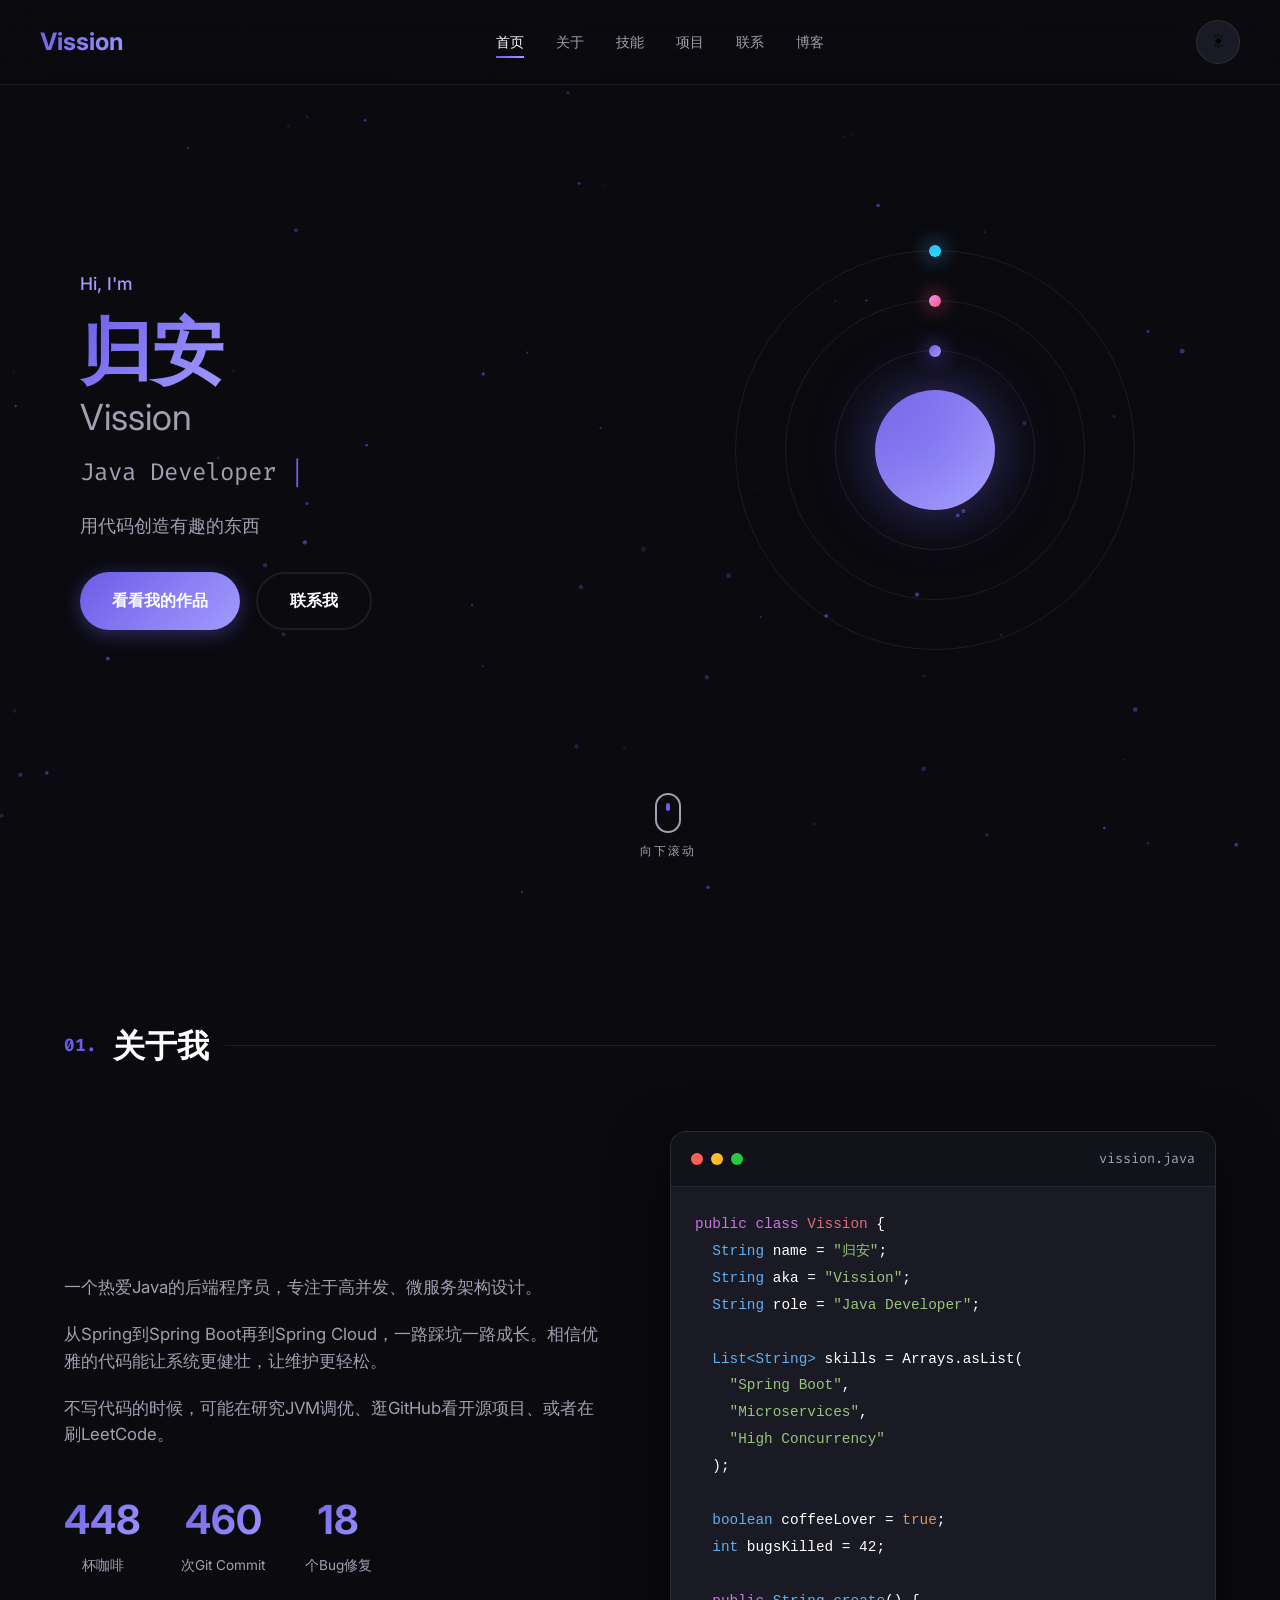
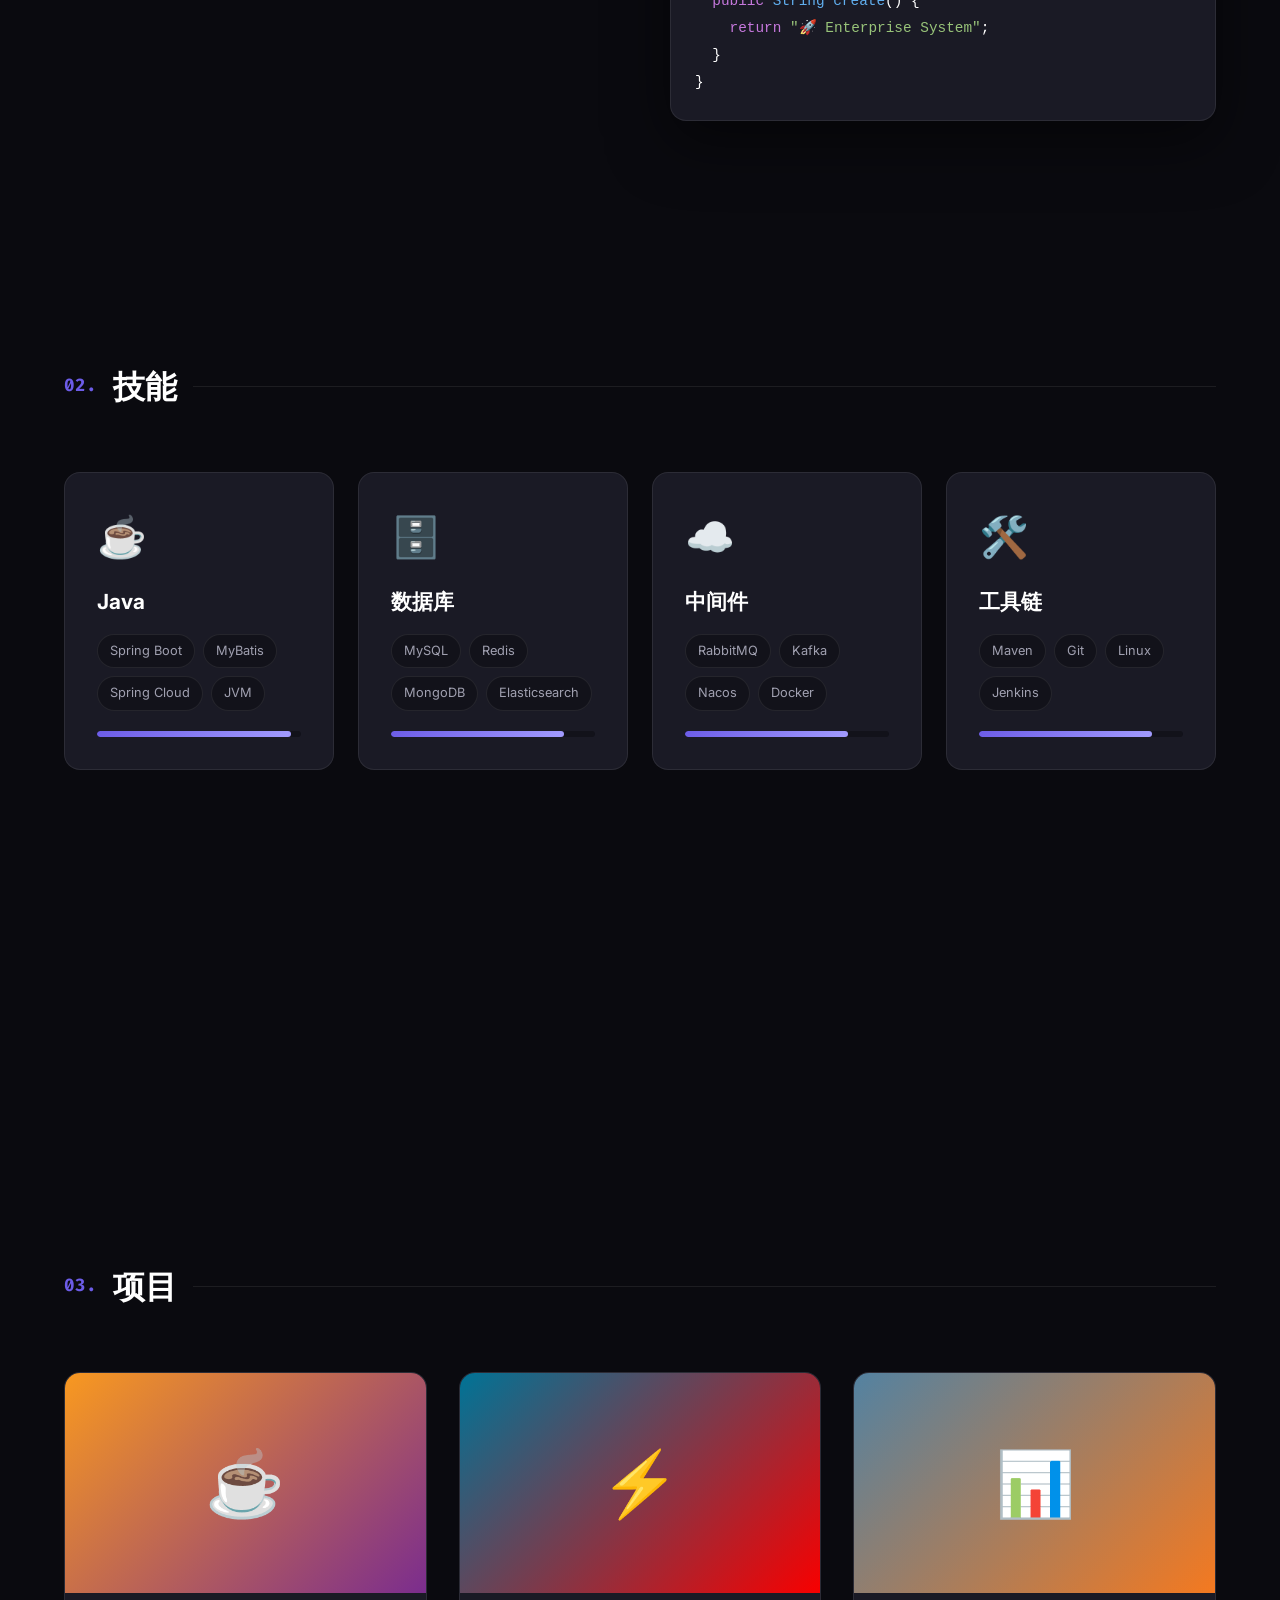
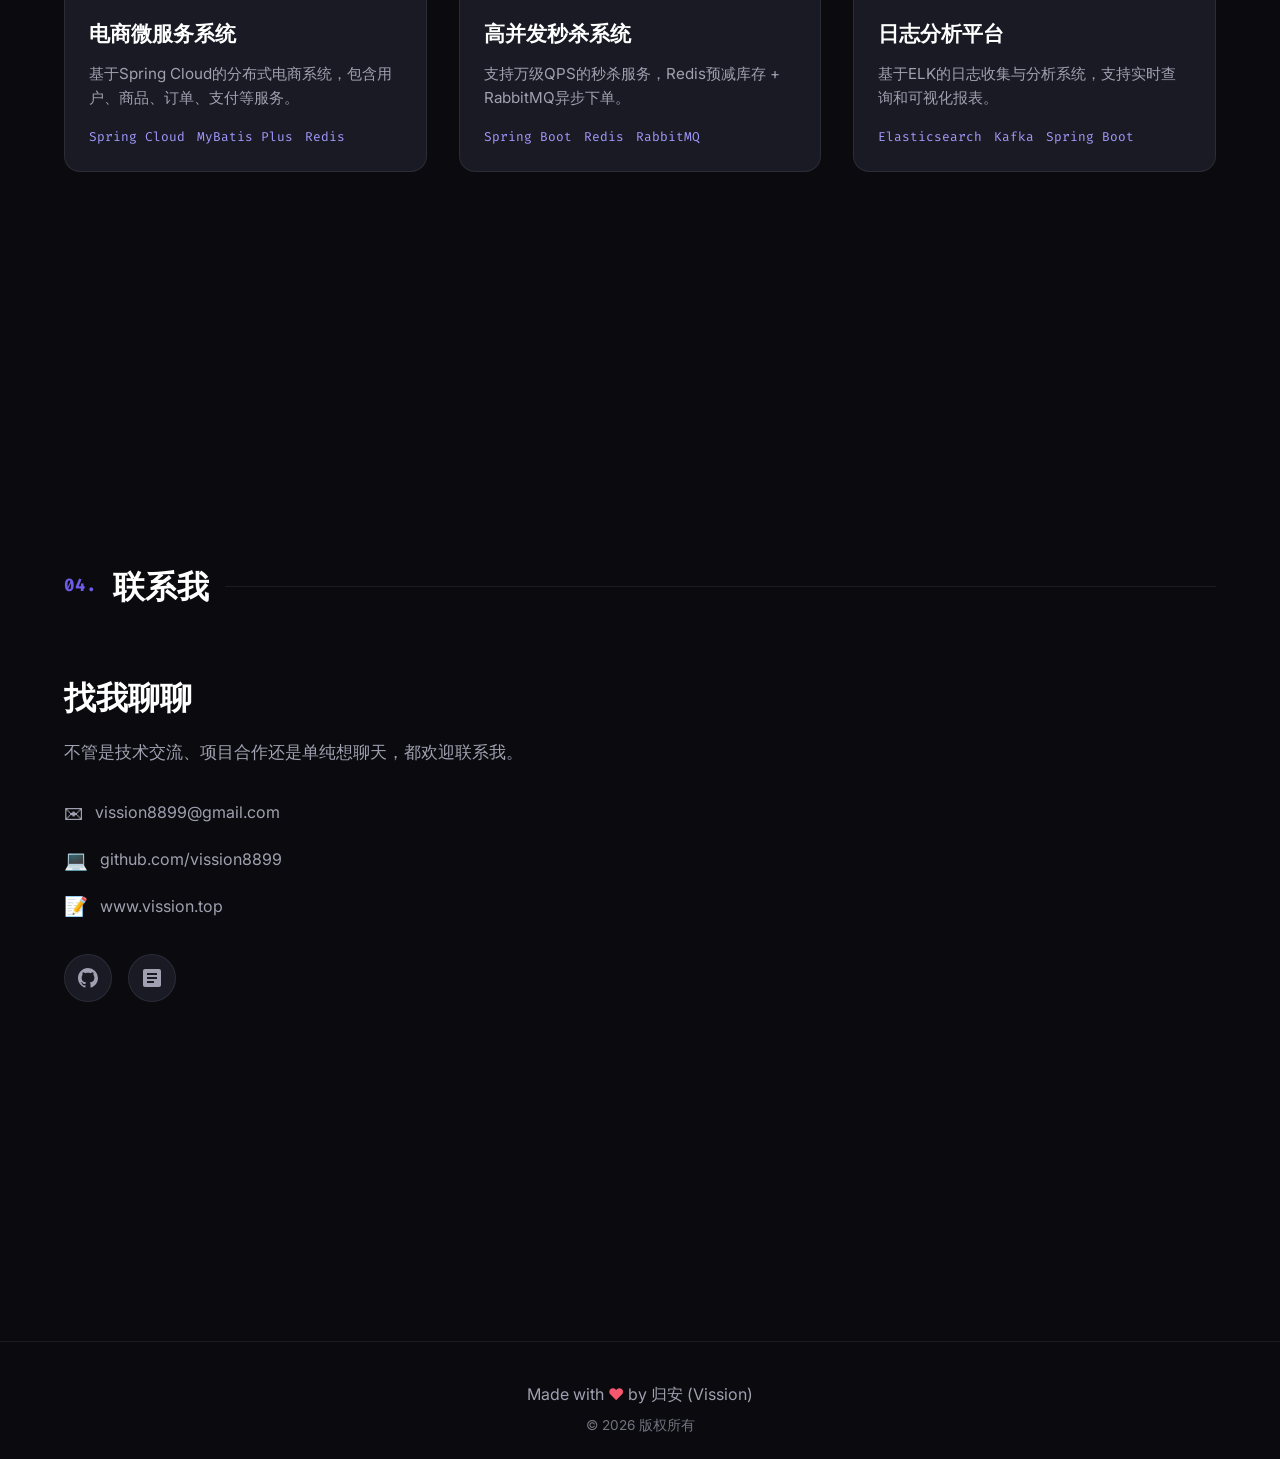
<file: index.html>
<!DOCTYPE html>
<html lang="zh-CN">
<head>
    <meta charset="UTF-8">
    <meta name="viewport" content="width=device-width, initial-scale=1.0">
    <title>归安 | Vission - Developer</title>
    <link rel="stylesheet" href="style.css">
    <link rel="preconnect" href="https://fonts.googleapis.com">
    <link href="https://fonts.googleapis.com/css2?family=Inter:wght@300;400;600;700;900&family=Fira+Code:wght@400;600&display=swap" rel="stylesheet">
</head>
<body>
    <canvas id="particles"></canvas>

    <nav id="navbar">
        <div class="nav-brand">Vission</div>
        <div class="nav-links">
            <a href="#hero" class="nav-link active">首页</a>
            <a href="#about" class="nav-link">关于</a>
            <a href="#skills" class="nav-link">技能</a>
            <a href="#projects" class="nav-link">项目</a>
            <a href="#contact" class="nav-link">联系</a>
            <a href="https://www.vission.top" class="nav-link" target="_blank">博客</a>
        </div>
        <button id="theme-toggle" class="theme-btn" aria-label="Toggle theme">
            <span class="sun">☀</span>
            <span class="moon">☾</span>
        </button>
    </nav>

    <section id="hero" class="section">
        <div class="hero-content">
            <p class="hero-greeting">Hi, I'm</p>
            <h1 class="hero-name">
                <span class="gradient-text">归安</span>
                <span class="hero-nickname">Vission</span>
            </h1>
            <div class="hero-title">
                <span class="typing-text"></span>
                <span class="cursor">|</span>
            </div>
            <p class="hero-desc">用代码创造有趣的东西</p>
            <div class="hero-buttons">
                <a href="#projects" class="btn btn-primary">看看我的作品</a>
                <a href="#contact" class="btn btn-outline">联系我</a>
            </div>
            <div class="scroll-indicator">
                <div class="mouse">
                    <div class="wheel"></div>
                </div>
                <p>向下滚动</p>
            </div>
        </div>
        <div class="hero-visual">
            <div class="orbit-container">
                <div class="orbit-ring ring-1"></div>
                <div class="orbit-ring ring-2"></div>
                <div class="orbit-ring ring-3"></div>
                <div class="center-globe"></div>
            </div>
        </div>
    </section>

    <section id="about" class="section">
        <div class="container">
            <h2 class="section-title">
                <span class="title-number">01.</span>
                <span class="title-text">关于我</span>
                <span class="title-line"></span>
            </h2>
            <div class="about-grid">
                <div class="about-text reveal">
                    <p>一个热爱Java的后端程序员，专注于高并发、微服务架构设计。</p>
                    <p>从Spring到Spring Boot再到Spring Cloud，一路踩坑一路成长。相信优雅的代码能让系统更健壮，让维护更轻松。</p>
                    <p>不写代码的时候，可能在研究JVM调优、逛GitHub看开源项目、或者在刷LeetCode。</p>
                    <div class="about-stats">
                        <div class="stat-item">
                            <span class="stat-number" data-target="996">0</span>
                            <span class="stat-label">杯咖啡</span>
                        </div>
                        <div class="stat-item">
                            <span class="stat-number" data-target="1024">0</span>
                            <span class="stat-label">次Git Commit</span>
                        </div>
                        <div class="stat-item">
                            <span class="stat-number" data-target="42">0</span>
                            <span class="stat-label">个Bug修复</span>
                        </div>
                    </div>
                </div>
                <div class="about-visual reveal">
                    <div class="code-window">
                        <div class="code-header">
                            <span class="dot red"></span>
                            <span class="dot yellow"></span>
                            <span class="dot green"></span>
                            <span class="code-title">vission.java</span>
                        </div>
                        <pre class="code-content"><code><span class="kw">public class</span> <span class="var">Vission</span> {
  <span class="prop">String</span> name = <span class="str">"归安"</span>;
  <span class="prop">String</span> aka = <span class="str">"Vission"</span>;
  <span class="prop">String</span> role = <span class="str">"Java Developer"</span>;
  
  <span class="prop">List&lt;String&gt;</span> skills = Arrays.asList(
    <span class="str">"Spring Boot"</span>,
    <span class="str">"Microservices"</span>,
    <span class="str">"High Concurrency"</span>
  );
  
  <span class="prop">boolean</span> coffeeLover = <span class="bool">true</span>;
  <span class="prop">int</span> bugsKilled = <span class="num">42</span>;
  
  <span class="kw">public</span> <span class="prop">String</span> <span class="fn">create</span>() {
    <span class="kw">return</span> <span class="str">"🚀 Enterprise System"</span>;
  }
}</code></pre>
                    </div>
                </div>
            </div>
        </div>
    </section>

    <section id="skills" class="section">
        <div class="container">
            <h2 class="section-title">
                <span class="title-number">02.</span>
                <span class="title-text">技能</span>
                <span class="title-line"></span>
            </h2>
            <div class="skills-grid">
                <div class="skill-card reveal" data-delay="0">
                    <div class="skill-icon">☕</div>
                    <h3>Java</h3>
                    <div class="skill-tags">
                        <span class="tag">Spring Boot</span>
                        <span class="tag">MyBatis</span>
                        <span class="tag">Spring Cloud</span>
                        <span class="tag">JVM</span>
                    </div>
                    <div class="skill-bar">
                        <div class="skill-progress" data-progress="95"></div>
                    </div>
                </div>
                <div class="skill-card reveal" data-delay="100">
                    <div class="skill-icon">🗄️</div>
                    <h3>数据库</h3>
                    <div class="skill-tags">
                        <span class="tag">MySQL</span>
                        <span class="tag">Redis</span>
                        <span class="tag">MongoDB</span>
                        <span class="tag">Elasticsearch</span>
                    </div>
                    <div class="skill-bar">
                        <div class="skill-progress" data-progress="85"></div>
                    </div>
                </div>
                <div class="skill-card reveal" data-delay="200">
                    <div class="skill-icon">☁️</div>
                    <h3>中间件</h3>
                    <div class="skill-tags">
                        <span class="tag">RabbitMQ</span>
                        <span class="tag">Kafka</span>
                        <span class="tag">Nacos</span>
                        <span class="tag">Docker</span>
                    </div>
                    <div class="skill-bar">
                        <div class="skill-progress" data-progress="80"></div>
                    </div>
                </div>
                <div class="skill-card reveal" data-delay="300">
                    <div class="skill-icon">🛠️</div>
                    <h3>工具链</h3>
                    <div class="skill-tags">
                        <span class="tag">Maven</span>
                        <span class="tag">Git</span>
                        <span class="tag">Linux</span>
                        <span class="tag">Jenkins</span>
                    </div>
                    <div class="skill-bar">
                        <div class="skill-progress" data-progress="85"></div>
                    </div>
                </div>
            </div>
        </div>
    </section>

    <section id="projects" class="section">
        <div class="container">
            <h2 class="section-title">
                <span class="title-number">03.</span>
                <span class="title-text">项目</span>
                <span class="title-line"></span>
            </h2>
            <div class="projects-grid">
                <div class="project-card reveal" data-delay="0">
                    <div class="project-image">
                        <div class="project-placeholder" style="background: linear-gradient(135deg, #f89820 0%, #7b2d8e 100%);">
                            <span class="project-icon">☕</span>
                        </div>
                        <div class="project-overlay">
                            <div class="project-links">
                                <a href="#" class="project-link" title="查看演示">演示</a>
                                <a href="#" class="project-link" title="查看源码">源码</a>
                            </div>
                        </div>
                    </div>
                    <div class="project-info">
                        <h3>电商微服务系统</h3>
                        <p>基于Spring Cloud的分布式电商系统，包含用户、商品、订单、支付等服务。</p>
                        <div class="project-tech">
                            <span>Spring Cloud</span>
                            <span>MyBatis Plus</span>
                            <span>Redis</span>
                        </div>
                    </div>
                </div>
                <div class="project-card reveal" data-delay="150">
                    <div class="project-image">
                        <div class="project-placeholder" style="background: linear-gradient(135deg, #007396 0%, #f80000 100%);">
                            <span class="project-icon">⚡</span>
                        </div>
                        <div class="project-overlay">
                            <div class="project-links">
                                <a href="#" class="project-link" title="查看演示">演示</a>
                                <a href="#" class="project-link" title="查看源码">源码</a>
                            </div>
                        </div>
                    </div>
                    <div class="project-info">
                        <h3>高并发秒杀系统</h3>
                        <p>支持万级QPS的秒杀服务，Redis预减库存 + RabbitMQ异步下单。</p>
                        <div class="project-tech">
                            <span>Spring Boot</span>
                            <span>Redis</span>
                            <span>RabbitMQ</span>
                        </div>
                    </div>
                </div>
                <div class="project-card reveal" data-delay="300">
                    <div class="project-image">
                        <div class="project-placeholder" style="background: linear-gradient(135deg, #5382a1 0%, #f47920 100%);">
                            <span class="project-icon">📊</span>
                        </div>
                        <div class="project-overlay">
                            <div class="project-links">
                                <a href="#" class="project-link" title="查看演示">演示</a>
                                <a href="#" class="project-link" title="查看源码">源码</a>
                            </div>
                        </div>
                    </div>
                    <div class="project-info">
                        <h3>日志分析平台</h3>
                        <p>基于ELK的日志收集与分析系统，支持实时查询和可视化报表。</p>
                        <div class="project-tech">
                            <span>Elasticsearch</span>
                            <span>Kafka</span>
                            <span>Spring Boot</span>
                        </div>
                    </div>
                </div>
            </div>
        </div>
    </section>

    <section id="contact" class="section">
        <div class="container">
            <h2 class="section-title">
                <span class="title-number">04.</span>
                <span class="title-text">联系我</span>
                <span class="title-line"></span>
            </h2>
            <div class="contact-info reveal">
                <h3>找我聊聊</h3>
                <p>不管是技术交流、项目合作还是单纯想聊天，都欢迎联系我。</p>
                <div class="contact-links">
                    <a href="mailto:vission8899@gmail.com" class="contact-item">
                        <span class="contact-icon">✉</span>
                        <span>vission8899@gmail.com</span>
                    </a>
                    <a href="https://github.com/vission8899" class="contact-item" target="_blank">
                        <span class="contact-icon">💻</span>
                        <span>github.com/vission8899</span>
                    </a>
                    <a href="https://www.vission.top" class="contact-item" target="_blank">
                        <span class="contact-icon">📝</span>
                        <span>www.vission.top</span>
                    </a>
                </div>
                <div class="social-links">
                    <a href="https://github.com/vission8899" class="social-link" title="GitHub" target="_blank">
                        <svg viewBox="0 0 24 24" width="24" height="24"><path fill="currentColor" d="M12 2C6.477 2 2 6.477 2 12c0 4.42 2.87 8.17 6.84 9.5.5.08.66-.23.66-.5v-1.69c-2.77.6-3.36-1.34-3.36-1.34-.46-1.16-1.11-1.47-1.11-1.47-.91-.62.07-.6.07-.6 1 .07 1.53 1.03 1.53 1.03.87 1.52 2.34 1.07 2.91.83.09-.65.35-1.09.63-1.34-2.22-.25-4.55-1.11-4.55-4.92 0-1.11.38-2 1.03-2.71-.1-.25-.45-1.29.1-2.64 0 0 .84-.27 2.75 1.02.79-.22 1.65-.33 2.5-.33.85 0 1.71.11 2.5.33 1.91-1.29 2.75-1.02 2.75-1.02.55 1.35.2 2.39.1 2.64.65.71 1.03 1.6 1.03 2.71 0 3.82-2.34 4.66-4.57 4.91.36.31.69.92.69 1.85V21c0 .27.16.59.67.5C19.14 20.16 22 16.42 22 12A10 10 0 0012 2z"/></svg>
                    </a>
                    <a href="https://www.vission.top" class="social-link" title="博客" target="_blank">
                        <svg viewBox="0 0 24 24" width="24" height="24"><path fill="currentColor" d="M19 3H5c-1.1 0-2 .9-2 2v14c0 1.1.9 2 2 2h14c1.1 0 2-.9 2-2V5c0-1.1-.9-2-2-2zm-5 14H7v-2h7v2zm3-4H7v-2h10v2zm0-4H7V7h10v2z"/></svg>
                    </a>
                </div>
            </div>
        </div>
    </section>

    <footer class="footer">
        <div class="container">
            <p class="footer-text">Made with <span class="heart">♥</span> by 归安 (Vission)</p>
            <p class="footer-copy">© <span id="year"></span> 版权所有</p>
        </div>
    </footer>

    <script src="script.js"></script>
</body>
</html>
</file>
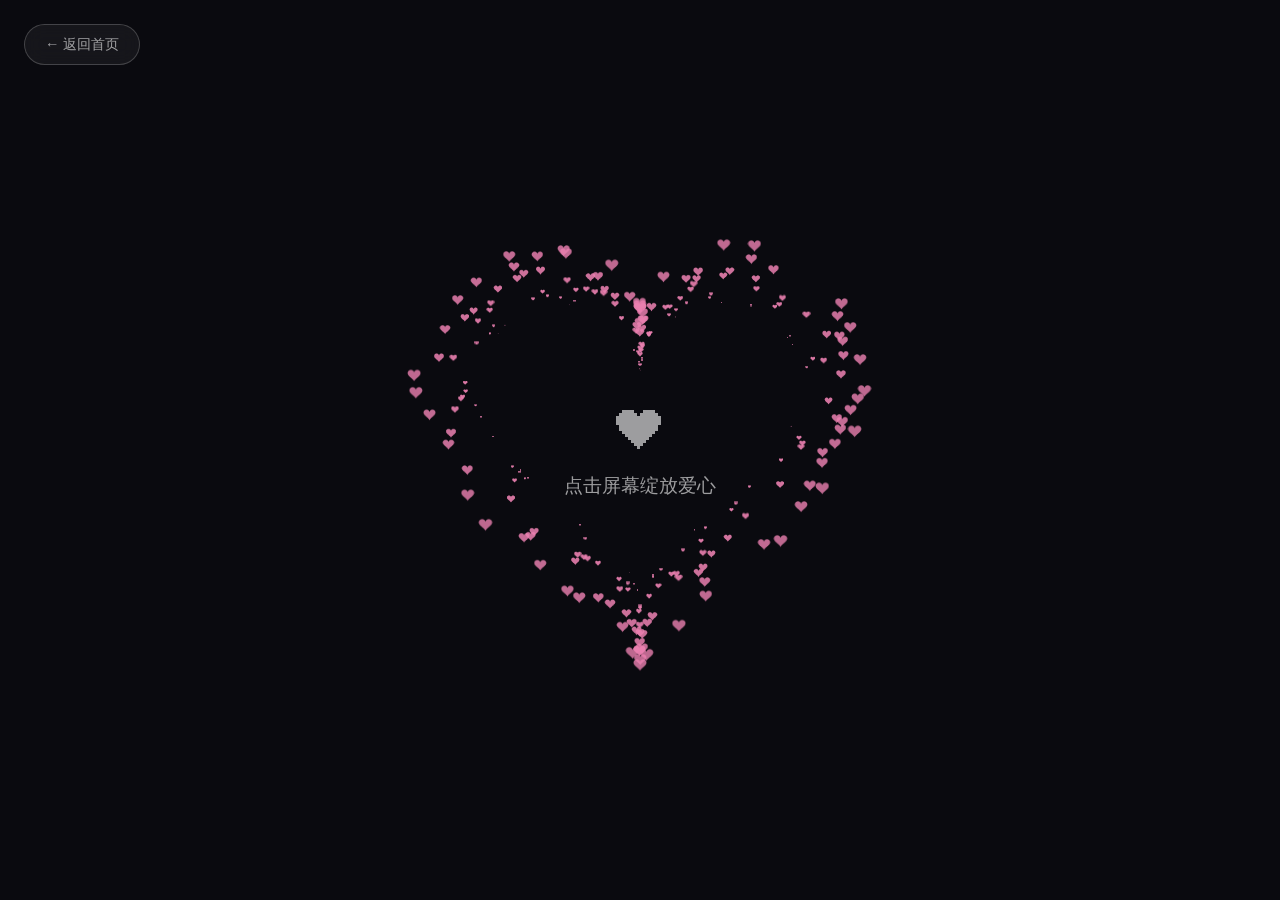
<file: love.html>
<!DOCTYPE html>
<html lang="zh-CN">
<head>
    <meta charset="UTF-8">
    <meta name="viewport" content="width=device-width, initial-scale=1.0">
    <title>❤ 点击屏幕绽放爱心</title>
    <link rel="icon" href="data:image/svg+xml,<svg xmlns='http://www.w3.org/2000/svg' viewBox='0 0 100 100'><text y='.9em' font-size='90'>❤</text></svg>">
    <style>
        * {
            margin: 0;
            padding: 0;
            box-sizing: border-box;
        }

        html, body {
            width: 100%;
            height: 100%;
            overflow: hidden;
            background: #0a0a0f;
            font-family: 'Inter', -apple-system, BlinkMacSystemFont, sans-serif;
        }

        canvas {
            position: absolute;
            width: 100%;
            height: 100%;
        }

        .hint {
            position: fixed;
            top: 50%;
            left: 50%;
            transform: translate(-50%, -50%);
            color: rgba(255, 255, 255, 0.6);
            font-size: 1.2rem;
            text-align: center;
            pointer-events: none;
            animation: fadeInOut 3s ease-in-out infinite;
            z-index: 10;
        }

        .hint span {
            display: block;
            font-size: 3rem;
            margin-bottom: 16px;
        }

        @keyframes fadeInOut {
            0%, 100% { opacity: 0.3; }
            50% { opacity: 0.8; }
        }

        .back-btn {
            position: fixed;
            top: 24px;
            left: 24px;
            color: rgba(255, 255, 255, 0.6);
            text-decoration: none;
            font-size: 0.9rem;
            padding: 10px 20px;
            border: 1px solid rgba(255, 255, 255, 0.2);
            border-radius: 50px;
            transition: all 0.3s ease;
            z-index: 100;
            background: rgba(255, 255, 255, 0.05);
            backdrop-filter: blur(10px);
        }

        .back-btn:hover {
            color: #fff;
            border-color: #ea80b0;
            background: rgba(234, 128, 176, 0.1);
        }

        .counter {
            position: fixed;
            bottom: 24px;
            right: 24px;
            color: rgba(255, 255, 255, 0.4);
            font-size: 0.85rem;
            font-family: 'Fira Code', monospace;
            z-index: 100;
        }
    </style>
</head>
<body>
    <a href="index.html" class="back-btn">← 返回首页</a>
    <div class="hint" id="hint">
        <span>❤</span>
        点击屏幕绽放爱心
    </div>
    <div class="counter" id="counter"></div>
    <canvas id="pinkboard"></canvas>

    <script>
        var settings = {
            particles: {
                length: 1000,
                duration: 5,
                velocity: 50,
                effect: 1,
                size: 30,
            },
        };

        (function () {
            var b = 0;
            var c = ["ms", "moz", "webkit", "o"];
            for (var a = 0; a < c.length && !window.requestAnimationFrame; ++a) {
                window.requestAnimationFrame = window[c[a] + "RequestAnimationFrame"];
                window.cancelAnimationFrame =
                    window[c[a] + "CancelAnimationFrame"] ||
                    window[c[a] + "CancelRequestAnimationFrame"];
            }
            if (!window.requestAnimationFrame) {
                window.requestAnimationFrame = function (h, e) {
                    var d = new Date().getTime();
                    var f = Math.max(0, 16 - (d - b));
                    var g = window.setTimeout(function () {
                        h(d + f);
                    }, f);
                    b = d + f;
                    return g;
                };
            }
            if (!window.cancelAnimationFrame) {
                window.cancelAnimationFrame = function (d) {
                    clearTimeout(d);
                };
            }
        })();

        var Point = (function () {
            function Point(x, y) {
                this.x = typeof x !== "undefined" ? x : 0;
                this.y = typeof y !== "undefined" ? y : 0;
            }
            Point.prototype.clone = function () {
                return new Point(this.x, this.y);
            };
            Point.prototype.length = function (length) {
                if (typeof length == "undefined")
                    return Math.sqrt(this.x * this.x + this.y * this.y);
                this.normalize();
                this.x *= length;
                this.y *= length;
                return this;
            };
            Point.prototype.normalize = function () {
                var length = this.length();
                this.x /= length;
                this.y /= length;
                return this;
            };
            return Point;
        })();

        var Particle = (function () {
            function Particle() {
                this.position = new Point();
                this.velocity = new Point();
                this.acceleration = new Point();
                this.age = 0;
            }
            Particle.prototype.initialize = function (x, y, dx, dy) {
                this.position.x = x;
                this.position.y = y;
                this.velocity.x = dx;
                this.velocity.y = dy;
                this.acceleration.x = dx * settings.particles.effect;
                this.acceleration.y = dy * settings.particles.effect;
                this.age = 0;
            };
            Particle.prototype.update = function (deltaTime) {
                this.position.x += this.velocity.x * deltaTime;
                this.position.y += this.velocity.y * deltaTime;
                this.velocity.x += this.acceleration.x * deltaTime;
                this.velocity.y += this.acceleration.y * deltaTime;
                this.age += deltaTime;
            };
            Particle.prototype.draw = function (context, image) {
                function ease(t) {
                    return --t * t * t + 1;
                }
                var size = image.width * ease(this.age / settings.particles.duration);
                context.globalAlpha = 1 - this.age / settings.particles.duration;
                context.drawImage(
                    image,
                    this.position.x - size / 2,
                    this.position.y - size / 2,
                    size,
                    size
                );
            };
            return Particle;
        })();

        var ParticlePool = (function () {
            var particles,
                firstActive = 0,
                firstFree = 0,
                duration = settings.particles.duration;

            function ParticlePool(length) {
                particles = new Array(length);
                for (var i = 0; i < particles.length; i++)
                    particles[i] = new Particle();
            }
            ParticlePool.prototype.add = function (x, y, dx, dy) {
                particles[firstFree].initialize(x, y, dx, dy);
                firstFree++;
                if (firstFree == particles.length) firstFree = 0;
                if (firstActive == firstFree) firstActive++;
                if (firstActive == particles.length) firstActive = 0;
            };
            ParticlePool.prototype.update = function (deltaTime) {
                var i;
                if (firstActive < firstFree) {
                    for (i = firstActive; i < firstFree; i++)
                        particles[i].update(deltaTime);
                }
                if (firstFree < firstActive) {
                    for (i = firstActive; i < particles.length; i++)
                        particles[i].update(deltaTime);
                    for (i = 0; i < firstFree; i++) particles[i].update(deltaTime);
                }
                while (
                    particles[firstActive].age >= duration &&
                    firstActive != firstFree
                ) {
                    firstActive++;
                    if (firstActive == particles.length) firstActive = 0;
                }
            };
            ParticlePool.prototype.draw = function (context, image) {
                if (firstActive < firstFree) {
                    for (i = firstActive; i < firstFree; i++)
                        particles[i].draw(context, image);
                }
                if (firstFree < firstActive) {
                    for (i = firstActive; i < particles.length; i++)
                        particles[i].draw(context, image);
                    for (i = 0; i < firstFree; i++) particles[i].draw(context, image);
                }
            };
            return ParticlePool;
        })();

        (function (canvas) {
            var context = canvas.getContext("2d"),
                particles = new ParticlePool(settings.particles.length),
                particleRate = settings.particles.length / settings.particles.duration,
                time;

            function pointOnHeart(t) {
                return new Point(
                    160 * Math.pow(Math.sin(t), 3),
                    130 * Math.cos(t) -
                    50 * Math.cos(2 * t) -
                    20 * Math.cos(3 * t) -
                    10 * Math.cos(4 * t) +
                    25
                );
            }

            var image = (function () {
                var canvas = document.createElement("canvas"),
                    context = canvas.getContext("2d");
                canvas.width = settings.particles.size;
                canvas.height = settings.particles.size;
                function to(t) {
                    var point = pointOnHeart(t);
                    point.x =
                        settings.particles.size / 2 +
                        (point.x * settings.particles.size) / 350;
                    point.y =
                        settings.particles.size / 2 -
                        (point.y * settings.particles.size) / 350;
                    return point;
                }
                context.beginPath();
                var t = -Math.PI;
                var point = to(t);
                context.moveTo(point.x, point.y);
                while (t < Math.PI) {
                    t += 0.01;
                    point = to(t);
                    context.lineTo(point.x, point.y);
                }
                context.closePath();
                context.fillStyle = "#ea80b0";
                context.fill();
                var image = new Image();
                image.src = canvas.toDataURL();
                return image;
            })();

            var heartCount = 0;
            var counterEl = document.getElementById("counter");
            var hintEl = document.getElementById("hint");

            canvas.addEventListener("click", function (e) {
                heartCount++;
                counterEl.textContent = "❤ x " + heartCount;
                hintEl.style.display = "none";
            });

            function render() {
                requestAnimationFrame(render);
                var newTime = new Date().getTime() / 1000,
                    deltaTime = newTime - (time || newTime);
                time = newTime;
                context.clearRect(0, 0, canvas.width, canvas.height);
                var amount = particleRate * deltaTime;
                for (var i = 0; i < amount; i++) {
                    var pos = pointOnHeart(Math.PI - 2 * Math.PI * Math.random());
                    var dir = pos.clone().length(settings.particles.velocity);
                    particles.add(
                        canvas.width / 2 + pos.x,
                        canvas.height / 2 - pos.y,
                        dir.x,
                        -dir.y
                    );
                }
                particles.update(deltaTime);
                particles.draw(context, image);
            }

            function onResize() {
                canvas.width = canvas.clientWidth;
                canvas.height = canvas.clientHeight;
            }
            window.onresize = onResize;

            setTimeout(function () {
                onResize();
                render();
            }, 10);
        })(document.getElementById("pinkboard"));
    </script>
</body>
</html>
</file>
<file: style.css>
:root {
    --bg-primary: #0a0a0f;
    --bg-secondary: #12121a;
    --bg-card: #1a1a25;
    --text-primary: #ffffff;
    --text-secondary: #a0a0b0;
    --accent: #6c5ce7;
    --accent-light: #a29bfe;
    --gradient-1: linear-gradient(135deg, #6c5ce7 0%, #a29bfe 100%);
    --gradient-2: linear-gradient(135deg, #f093fb 0%, #f5576c 100%);
    --gradient-3: linear-gradient(135deg, #4facfe 0%, #00f2fe 100%);
    --border: rgba(255, 255, 255, 0.08);
    --shadow: 0 20px 60px rgba(0, 0, 0, 0.5);
    --radius: 16px;
    --transition: all 0.4s cubic-bezier(0.175, 0.885, 0.32, 1.275);
}

[data-theme="light"] {
    --bg-primary: #f8f9fa;
    --bg-secondary: #ffffff;
    --bg-card: #ffffff;
    --text-primary: #1a1a2e;
    --text-secondary: #666680;
    --border: rgba(0, 0, 0, 0.08);
    --shadow: 0 20px 60px rgba(0, 0, 0, 0.1);
}

* {
    margin: 0;
    padding: 0;
    box-sizing: border-box;
}

html {
    scroll-behavior: smooth;
    scrollbar-width: thin;
    scrollbar-color: var(--accent) var(--bg-secondary);
}

body {
    font-family: 'Inter', -apple-system, BlinkMacSystemFont, sans-serif;
    background: var(--bg-primary);
    color: var(--text-primary);
    line-height: 1.6;
    overflow-x: hidden;
}

::-webkit-scrollbar {
    width: 8px;
}

::-webkit-scrollbar-track {
    background: var(--bg-secondary);
}

::-webkit-scrollbar-thumb {
    background: var(--accent);
    border-radius: 4px;
}

#particles {
    position: fixed;
    top: 0;
    left: 0;
    width: 100%;
    height: 100%;
    z-index: 0;
    pointer-events: none;
}

.container {
    max-width: 1200px;
    margin: 0 auto;
    padding: 0 24px;
}

.section {
    min-height: 100vh;
    padding: 120px 0;
    position: relative;
    z-index: 1;
}

/* Navigation */
#navbar {
    position: fixed;
    top: 0;
    left: 0;
    right: 0;
    z-index: 1000;
    display: flex;
    justify-content: space-between;
    align-items: center;
    padding: 20px 40px;
    background: rgba(10, 10, 15, 0.8);
    backdrop-filter: blur(20px);
    border-bottom: 1px solid var(--border);
    transition: var(--transition);
}

[data-theme="light"] #navbar {
    background: rgba(248, 249, 250, 0.8);
}

#navbar.scrolled {
    padding: 12px 40px;
    background: rgba(10, 10, 15, 0.95);
}

[data-theme="light"] #navbar.scrolled {
    background: rgba(248, 249, 250, 0.95);
}

.nav-brand {
    font-size: 1.5rem;
    font-weight: 700;
    background: var(--gradient-1);
    -webkit-background-clip: text;
    -webkit-text-fill-color: transparent;
    background-clip: text;
}

.nav-links {
    display: flex;
    gap: 32px;
}

.nav-link {
    color: var(--text-secondary);
    text-decoration: none;
    font-size: 0.9rem;
    font-weight: 500;
    position: relative;
    transition: color 0.3s ease;
}

.nav-link::after {
    content: '';
    position: absolute;
    bottom: -4px;
    left: 0;
    width: 0;
    height: 2px;
    background: var(--gradient-1);
    transition: width 0.3s ease;
}

.nav-link:hover,
.nav-link.active {
    color: var(--text-primary);
}

.nav-link:hover::after,
.nav-link.active::after {
    width: 100%;
}

.theme-btn {
    background: var(--bg-card);
    border: 1px solid var(--border);
    width: 44px;
    height: 44px;
    border-radius: 50%;
    cursor: pointer;
    display: flex;
    align-items: center;
    justify-content: center;
    font-size: 1.2rem;
    transition: var(--transition);
}

.theme-btn:hover {
    transform: rotate(30deg) scale(1.1);
    border-color: var(--accent);
}

.theme-btn .sun { display: block; }
.theme-btn .moon { display: none; }

[data-theme="light"] .theme-btn .sun { display: none; }
[data-theme="light"] .theme-btn .moon { display: block; }

/* Hero Section */
#hero {
    display: flex;
    align-items: center;
    justify-content: space-between;
    padding: 0 80px;
    gap: 60px;
}

.hero-content {
    flex: 1;
    max-width: 600px;
}

.hero-greeting {
    font-size: 1.1rem;
    color: var(--accent-light);
    font-weight: 500;
    margin-bottom: 12px;
    opacity: 0;
    animation: fadeInUp 0.6s ease forwards;
}

.hero-name {
    font-size: clamp(2.5rem, 6vw, 4.5rem);
    font-weight: 900;
    line-height: 1.1;
    margin-bottom: 16px;
    opacity: 0;
    animation: fadeInUp 0.6s ease 0.2s forwards;
}

.gradient-text {
    background: var(--gradient-1);
    -webkit-background-clip: text;
    -webkit-text-fill-color: transparent;
    background-clip: text;
}

.hero-nickname {
    display: block;
    font-size: 0.5em;
    color: var(--text-secondary);
    font-weight: 400;
    margin-top: 8px;
}

.hero-title {
    font-size: 1.5rem;
    color: var(--text-secondary);
    margin-bottom: 20px;
    font-family: 'Fira Code', monospace;
    opacity: 0;
    animation: fadeInUp 0.6s ease 0.4s forwards;
}

.cursor {
    animation: blink 1s infinite;
    color: var(--accent);
}

@keyframes blink {
    0%, 50% { opacity: 1; }
    51%, 100% { opacity: 0; }
}

.hero-desc {
    font-size: 1.1rem;
    color: var(--text-secondary);
    margin-bottom: 32px;
    opacity: 0;
    animation: fadeInUp 0.6s ease 0.6s forwards;
}

.hero-buttons {
    display: flex;
    gap: 16px;
    opacity: 0;
    animation: fadeInUp 0.6s ease 0.8s forwards;
}

.btn {
    padding: 14px 32px;
    border-radius: 50px;
    font-size: 1rem;
    font-weight: 600;
    text-decoration: none;
    display: inline-flex;
    align-items: center;
    gap: 8px;
    transition: var(--transition);
    cursor: pointer;
    border: none;
}

.btn-primary {
    background: var(--gradient-1);
    color: white;
    box-shadow: 0 4px 20px rgba(108, 92, 231, 0.4);
}

.btn-primary:hover {
    transform: translateY(-3px);
    box-shadow: 0 8px 30px rgba(108, 92, 231, 0.6);
}

.btn-outline {
    background: transparent;
    color: var(--text-primary);
    border: 2px solid var(--border);
}

.btn-outline:hover {
    border-color: var(--accent);
    color: var(--accent);
    transform: translateY(-3px);
}

.btn-full {
    width: 100%;
    justify-content: center;
}

.scroll-indicator {
    position: absolute;
    bottom: 40px;
    left: 50%;
    transform: translateX(-50%);
    display: flex;
    flex-direction: column;
    align-items: center;
    gap: 8px;
    opacity: 0;
    animation: fadeInUp 0.6s ease 1.2s forwards;
    transition: opacity 0.3s ease;
}

.mouse {
    width: 26px;
    height: 40px;
    border: 2px solid var(--text-secondary);
    border-radius: 13px;
    position: relative;
}

.wheel {
    width: 4px;
    height: 8px;
    background: var(--accent);
    border-radius: 2px;
    position: absolute;
    top: 8px;
    left: 50%;
    transform: translateX(-50%);
    animation: scroll 1.5s ease infinite;
}

@keyframes scroll {
    0% { opacity: 1; transform: translateX(-50%) translateY(0); }
    100% { opacity: 0; transform: translateX(-50%) translateY(12px); }
}

.scroll-indicator p {
    font-size: 0.75rem;
    color: var(--text-secondary);
    text-transform: uppercase;
    letter-spacing: 2px;
}

.hero-visual {
    flex: 1;
    display: flex;
    justify-content: center;
    align-items: center;
    opacity: 0;
    animation: fadeIn 1s ease 0.5s forwards;
}

.orbit-container {
    position: relative;
    width: 400px;
    height: 400px;
    display: flex;
    align-items: center;
    justify-content: center;
}

.orbit-ring {
    position: absolute;
    border: 1px solid var(--border);
    border-radius: 50%;
    animation: rotate 20s linear infinite;
}

.ring-1 {
    width: 200px;
    height: 200px;
    animation-duration: 15s;
}

.ring-2 {
    width: 300px;
    height: 300px;
    animation-duration: 20s;
    animation-direction: reverse;
}

.ring-3 {
    width: 400px;
    height: 400px;
    animation-duration: 25s;
}

.orbit-ring::before {
    content: '';
    position: absolute;
    width: 12px;
    height: 12px;
    background: var(--gradient-1);
    border-radius: 50%;
    top: -6px;
    left: 50%;
    transform: translateX(-50%);
    box-shadow: 0 0 20px var(--accent);
}

.ring-2::before {
    background: var(--gradient-2);
    box-shadow: 0 0 20px #f5576c;
}

.ring-3::before {
    background: var(--gradient-3);
    box-shadow: 0 0 20px #4facfe;
}

.center-globe {
    width: 120px;
    height: 120px;
    background: var(--gradient-1);
    border-radius: 50%;
    box-shadow: 0 0 60px rgba(108, 92, 231, 0.5),
                inset 0 0 60px rgba(255, 255, 255, 0.1);
    animation: pulse 3s ease-in-out infinite;
}

@keyframes rotate {
    from { transform: rotate(0deg); }
    to { transform: rotate(360deg); }
}

@keyframes pulse {
    0%, 100% { transform: scale(1); }
    50% { transform: scale(1.05); }
}

/* Section Titles */
.section-title {
    display: flex;
    align-items: center;
    gap: 16px;
    margin-bottom: 60px;
}

.title-number {
    font-family: 'Fira Code', monospace;
    font-size: 1.1rem;
    color: var(--accent);
}

.title-text {
    font-size: 2rem;
    font-weight: 700;
}

.title-line {
    flex: 1;
    height: 1px;
    background: var(--border);
}

/* About Section */
.about-grid {
    display: grid;
    grid-template-columns: 1fr 1fr;
    gap: 60px;
    align-items: center;
}

.about-text p {
    color: var(--text-secondary);
    margin-bottom: 20px;
    font-size: 1.05rem;
}

.about-stats {
    display: flex;
    gap: 40px;
    margin-top: 40px;
}

.stat-item {
    text-align: center;
}

.stat-number {
    display: block;
    font-size: 2.5rem;
    font-weight: 700;
    background: var(--gradient-1);
    -webkit-background-clip: text;
    -webkit-text-fill-color: transparent;
    background-clip: text;
}

.stat-label {
    font-size: 0.85rem;
    color: var(--text-secondary);
}

.code-window {
    background: var(--bg-card);
    border-radius: var(--radius);
    border: 1px solid var(--border);
    overflow: hidden;
    box-shadow: var(--shadow);
}

.code-header {
    display: flex;
    align-items: center;
    gap: 8px;
    padding: 16px 20px;
    background: var(--bg-secondary);
    border-bottom: 1px solid var(--border);
}

.dot {
    width: 12px;
    height: 12px;
    border-radius: 50%;
}

.dot.red { background: #ff5f57; }
.dot.yellow { background: #ffbd2e; }
.dot.green { background: #28c840; }

.code-title {
    margin-left: auto;
    font-size: 0.85rem;
    color: var(--text-secondary);
    font-family: 'Fira Code', monospace;
}

.code-content {
    padding: 24px;
    font-family: 'Fira Code', monospace;
    font-size: 0.9rem;
    line-height: 1.8;
    overflow-x: auto;
}

.code-content .kw { color: #c678dd; }
.code-content .var { color: #e06c75; }
.code-content .prop { color: #61afef; }
.code-content .str { color: #98c379; }
.code-content .bool { color: #d19a66; }
.code-content .fn { color: #61afef; }

/* Skills Section */
.skills-grid {
    display: grid;
    grid-template-columns: repeat(auto-fit, minmax(250px, 1fr));
    gap: 24px;
}

.skill-card {
    background: var(--bg-card);
    border-radius: var(--radius);
    padding: 32px;
    border: 1px solid var(--border);
    transition: var(--transition);
    position: relative;
    overflow: hidden;
}

.skill-card::before {
    content: '';
    position: absolute;
    top: 0;
    left: 0;
    right: 0;
    height: 3px;
    background: var(--gradient-1);
    transform: scaleX(0);
    transition: transform 0.3s ease;
}

.skill-card:hover {
    transform: translateY(-8px);
    border-color: var(--accent);
    box-shadow: 0 20px 40px rgba(108, 92, 231, 0.2);
}

.skill-card:hover::before {
    transform: scaleX(1);
}

.skill-icon {
    font-size: 2.5rem;
    margin-bottom: 16px;
}

.skill-card h3 {
    font-size: 1.3rem;
    margin-bottom: 16px;
}

.skill-tags {
    display: flex;
    flex-wrap: wrap;
    gap: 8px;
    margin-bottom: 20px;
}

.tag {
    padding: 6px 12px;
    background: var(--bg-secondary);
    border-radius: 20px;
    font-size: 0.8rem;
    color: var(--text-secondary);
    border: 1px solid var(--border);
}

.skill-bar {
    height: 6px;
    background: var(--bg-secondary);
    border-radius: 3px;
    overflow: hidden;
}

.skill-progress {
    height: 100%;
    background: var(--gradient-1);
    border-radius: 3px;
    width: 0;
    transition: width 1.5s cubic-bezier(0.4, 0, 0.2, 1);
}

/* Projects Section */
.projects-grid {
    display: grid;
    grid-template-columns: repeat(auto-fit, minmax(340px, 1fr));
    gap: 32px;
}

.project-card {
    background: var(--bg-card);
    border-radius: var(--radius);
    overflow: hidden;
    border: 1px solid var(--border);
    transition: var(--transition);
}

.project-card:hover {
    transform: translateY(-10px);
    box-shadow: var(--shadow);
}

.project-image {
    position: relative;
    height: 220px;
    overflow: hidden;
}

.project-placeholder {
    width: 100%;
    height: 100%;
    display: flex;
    align-items: center;
    justify-content: center;
}

.project-icon {
    font-size: 4rem;
}

.project-overlay {
    position: absolute;
    inset: 0;
    background: rgba(10, 10, 15, 0.9);
    display: flex;
    align-items: center;
    justify-content: center;
    opacity: 0;
    transition: opacity 0.3s ease;
}

.project-card:hover .project-overlay {
    opacity: 1;
}

.project-links {
    display: flex;
    gap: 16px;
}

.project-link {
    padding: 12px 24px;
    background: var(--gradient-1);
    color: white;
    text-decoration: none;
    border-radius: 50px;
    font-weight: 600;
    font-size: 0.9rem;
    transition: var(--transition);
}

.project-link:hover {
    transform: scale(1.05);
}

.project-info {
    padding: 24px;
}

.project-info h3 {
    font-size: 1.3rem;
    margin-bottom: 12px;
}

.project-info p {
    color: var(--text-secondary);
    font-size: 0.95rem;
    margin-bottom: 16px;
}

.project-tech {
    display: flex;
    gap: 12px;
}

.project-tech span {
    font-size: 0.8rem;
    color: var(--accent-light);
    font-family: 'Fira Code', monospace;
}

/* Contact Section */
.contact-grid {
    display: grid;
    grid-template-columns: 1fr 1fr;
    gap: 60px;
}

.contact-info h3 {
    font-size: 2rem;
    margin-bottom: 16px;
}

.contact-info > p {
    color: var(--text-secondary);
    font-size: 1.05rem;
    margin-bottom: 32px;
}

.contact-links {
    display: flex;
    flex-direction: column;
    gap: 16px;
    margin-bottom: 32px;
}

.contact-item {
    display: flex;
    align-items: center;
    gap: 12px;
    color: var(--text-secondary);
    text-decoration: none;
    transition: color 0.3s ease;
}

.contact-item:hover {
    color: var(--accent);
}

.contact-icon {
    font-size: 1.2rem;
}

.social-links {
    display: flex;
    gap: 16px;
}

.social-link {
    width: 48px;
    height: 48px;
    display: flex;
    align-items: center;
    justify-content: center;
    background: var(--bg-card);
    border: 1px solid var(--border);
    border-radius: 50%;
    color: var(--text-secondary);
    transition: var(--transition);
}

.social-link:hover {
    background: var(--accent);
    border-color: var(--accent);
    color: white;
    transform: translateY(-4px);
}

/* Contact Form */
.contact-form {
    display: flex;
    flex-direction: column;
    gap: 24px;
}

.form-group {
    position: relative;
}

.form-group input,
.form-group textarea {
    width: 100%;
    padding: 16px 20px;
    background: var(--bg-card);
    border: 1px solid var(--border);
    border-radius: 12px;
    color: var(--text-primary);
    font-size: 1rem;
    font-family: inherit;
    transition: var(--transition);
    outline: none;
}

.form-group textarea {
    resize: vertical;
    min-height: 120px;
}

.form-group label {
    position: absolute;
    left: 20px;
    top: 16px;
    color: var(--text-secondary);
    font-size: 1rem;
    pointer-events: none;
    transition: all 0.3s ease;
}

.form-group input:focus + label,
.form-group input:not(:placeholder-shown) + label,
.form-group textarea:focus + label,
.form-group textarea:not(:placeholder-shown) + label {
    top: -10px;
    left: 12px;
    font-size: 0.8rem;
    background: var(--bg-primary);
    padding: 0 8px;
    color: var(--accent);
}

.form-group input:focus,
.form-group textarea:focus {
    border-color: var(--accent);
    box-shadow: 0 0 0 3px rgba(108, 92, 231, 0.1);
}

.focus-border {
    position: absolute;
    bottom: 0;
    left: 50%;
    width: 0;
    height: 2px;
    background: var(--gradient-1);
    transition: all 0.3s ease;
    transform: translateX(-50%);
}

.form-group input:focus ~ .focus-border,
.form-group textarea:focus ~ .focus-border {
    width: 100%;
}

/* Footer */
.footer {
    padding: 40px 0;
    text-align: center;
    border-top: 1px solid var(--border);
    position: relative;
    z-index: 1;
}

.footer-text {
    color: var(--text-secondary);
    margin-bottom: 8px;
}

.footer-copy {
    font-size: 0.85rem;
    color: var(--text-secondary);
    opacity: 0.7;
}

.heart {
    color: #f5576c;
    animation: heartbeat 1.5s ease infinite;
}

@keyframes heartbeat {
    0%, 100% { transform: scale(1); }
    50% { transform: scale(1.2); }
}

/* Animations */
@keyframes fadeInUp {
    from {
        opacity: 0;
        transform: translateY(30px);
    }
    to {
        opacity: 1;
        transform: translateY(0);
    }
}

@keyframes fadeIn {
    from { opacity: 0; }
    to { opacity: 1; }
}

.reveal {
    opacity: 0;
    transform: translateY(40px);
    transition: all 0.8s cubic-bezier(0.4, 0, 0.2, 1);
}

.reveal.active {
    opacity: 1;
    transform: translateY(0);
}

/* Responsive */
@media (max-width: 968px) {
    #hero {
        flex-direction: column;
        padding: 120px 40px 60px;
        text-align: center;
    }

    .hero-buttons {
        justify-content: center;
    }

    .orbit-container {
        width: 280px;
        height: 280px;
    }

    .ring-1 { width: 140px; height: 140px; }
    .ring-2 { width: 210px; height: 210px; }
    .ring-3 { width: 280px; height: 280px; }
    .center-globe { width: 80px; height: 80px; }

    .about-grid,
    .contact-grid {
        grid-template-columns: 1fr;
        gap: 40px;
    }

    .nav-links {
        display: none;
    }

    #navbar {
        padding: 16px 24px;
    }
}

@media (max-width: 600px) {
    .section {
        padding: 80px 0;
    }

    .section-title {
        flex-wrap: wrap;
    }

    .title-line {
        display: none;
    }

    .projects-grid {
        grid-template-columns: 1fr;
    }

    .about-stats {
        flex-wrap: wrap;
        justify-content: center;
    }

    .hero-buttons {
        flex-direction: column;
    }

    .btn {
        width: 100%;
        justify-content: center;
    }
}
</file>
